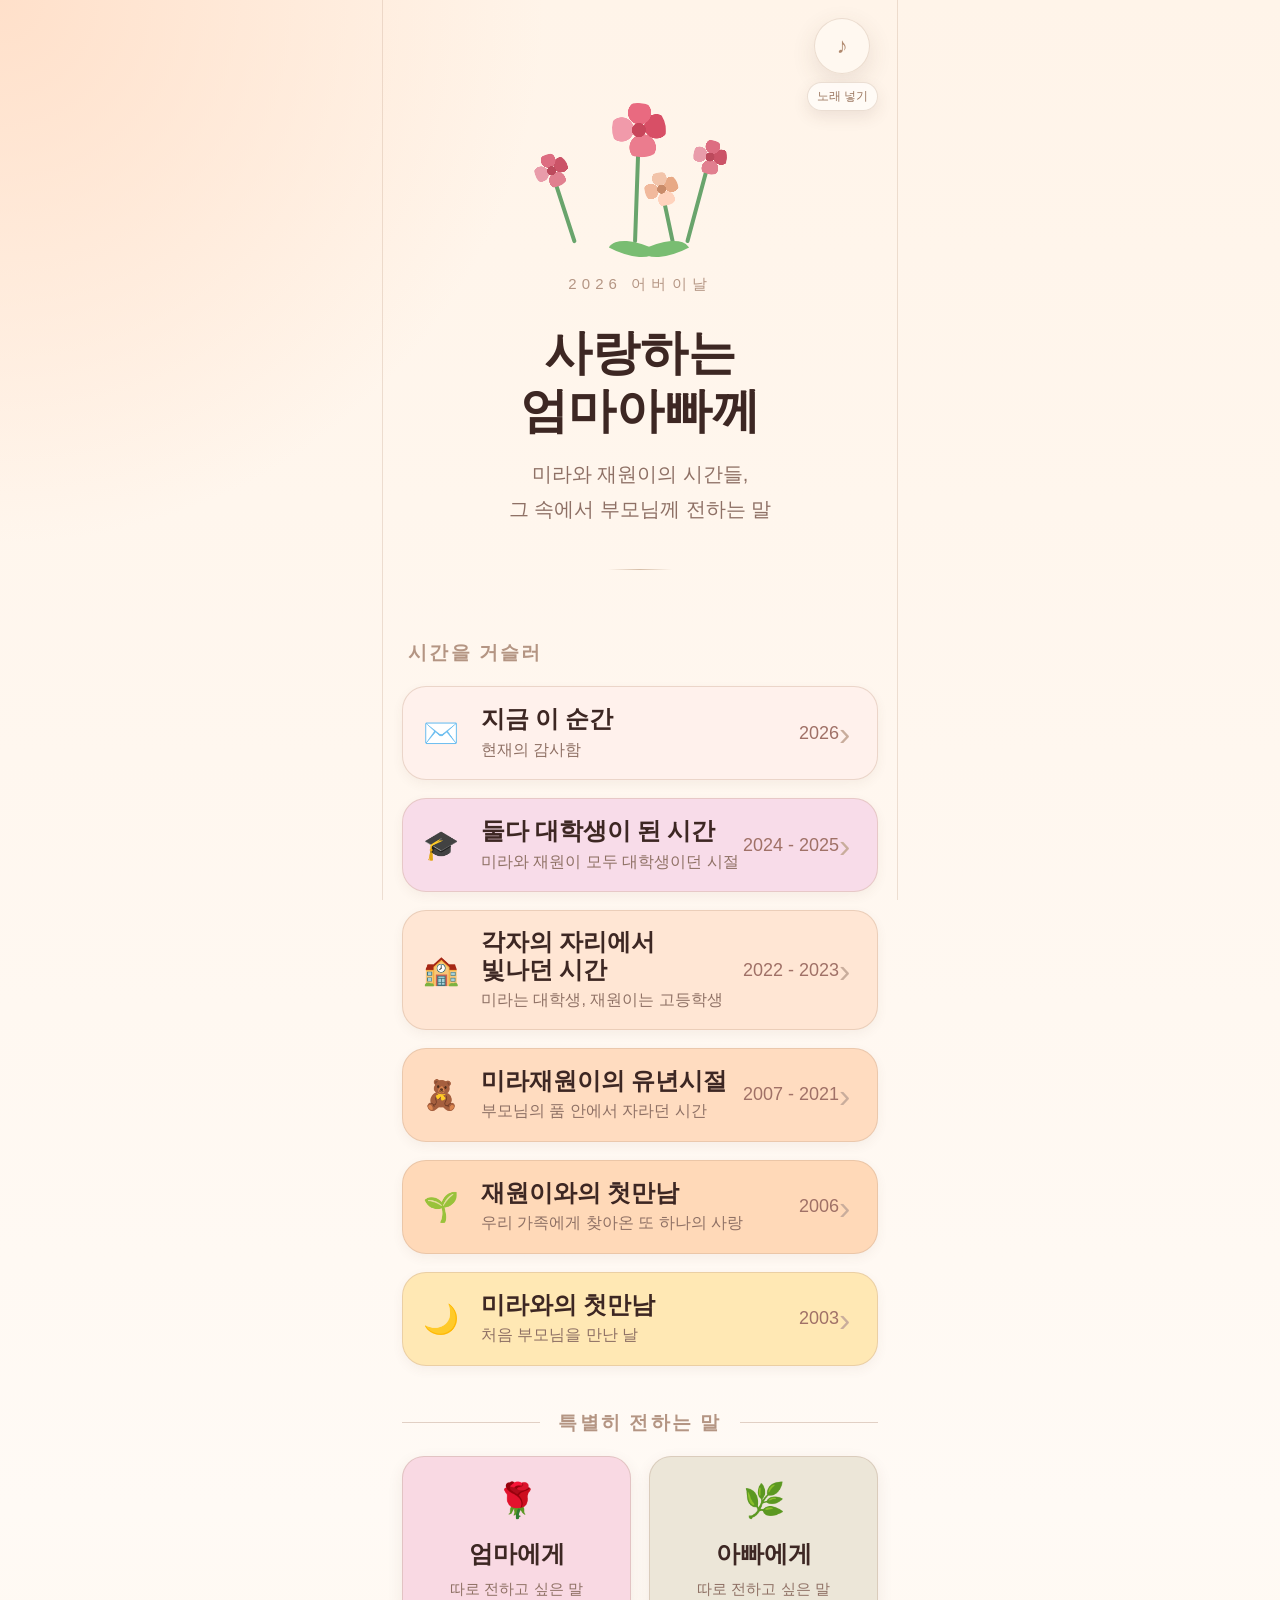
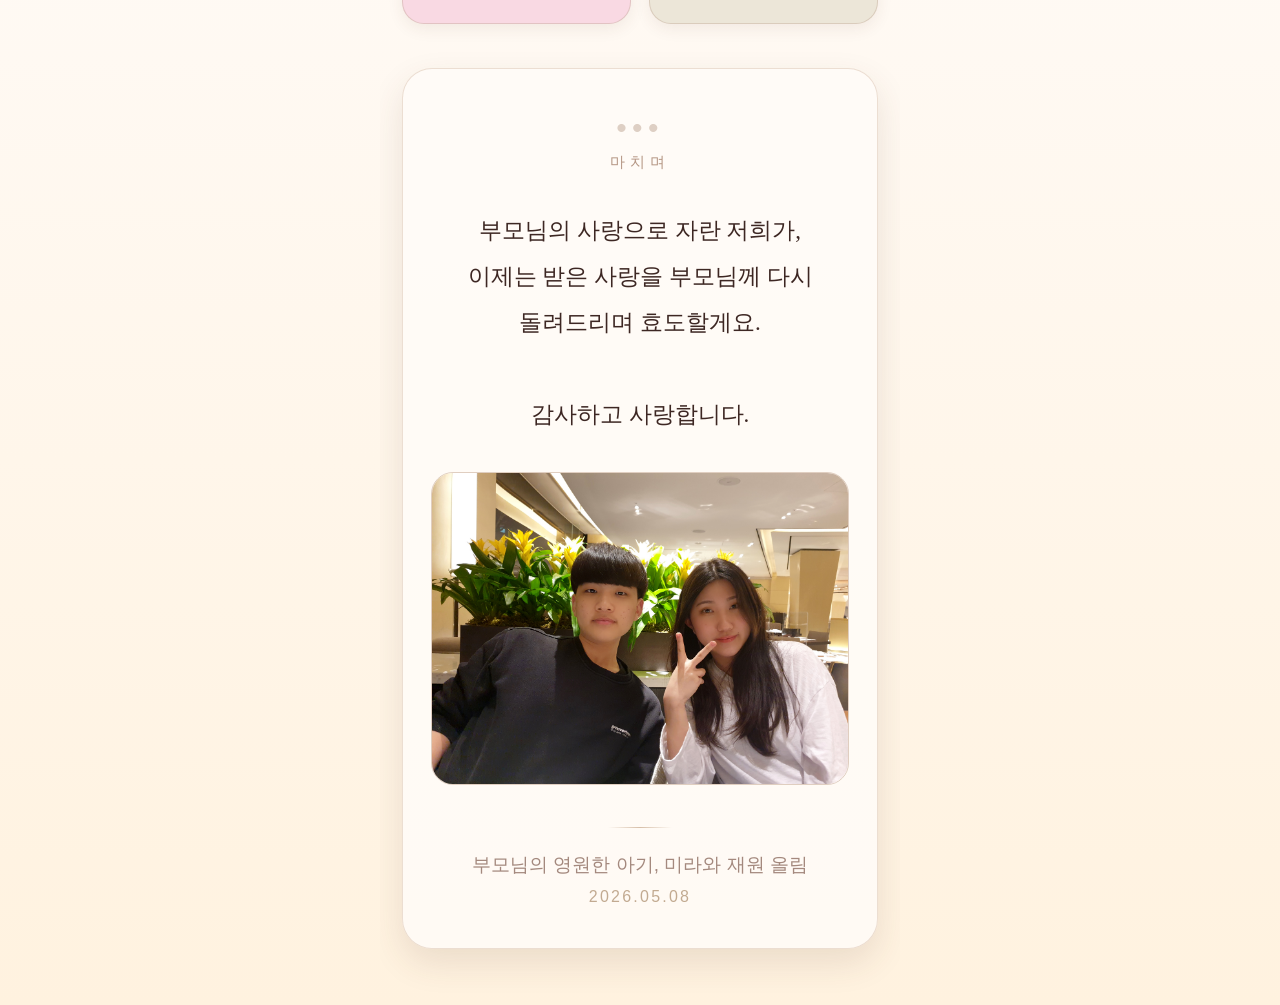
<file: index.html>
<!doctype html>
<html lang="ko">
  <head>
    <meta charset="utf-8">
    <meta name="viewport" content="width=device-width, initial-scale=1">
    <title>2026 어버이날</title>
    <link rel="stylesheet" href="style.css">
  </head>
  <body data-page="parents">
    <main class="phone-shell">
      <div class="music-control">
        <button class="sound-button" type="button" aria-label="음악 재생">♪</button>
        <label class="music-upload">
          <input type="file" accept="audio/*" id="musicInput">
          노래 넣기
        </label>
        <audio id="backgroundMusic" loop></audio>
      </div>

      <section class="hero">
        <div class="flower-field" aria-hidden="true">
          <span class="stem stem-one"><i></i></span>
          <span class="stem stem-two"><i></i></span>
          <span class="stem stem-three"><i></i></span>
          <span class="stem stem-four"><i></i></span>
          <span class="leaf leaf-left"></span>
          <span class="leaf leaf-right"></span>
        </div>
        <p class="eyebrow">2026 어버이날</p>
        <h1>사랑하는<br>엄마아빠께</h1>
        <p class="lead">미라와 재원이의 시간들,<br>그 속에서 부모님께 전하는 말</p>
        <span class="divider"></span>
      </section>

      <section class="section">
        <h2>시간을 거슬러</h2>
        <div class="timeline" id="timeline"></div>
      </section>

      <section class="section">
        <div class="section-title-row">
          <span></span>
          <h2>특별히 전하는 말</h2>
          <span></span>
        </div>
        <div class="message-grid">
          <button class="message-card mom" type="button" data-message="mom">
            <strong>🌹</strong>
            <span>엄마에게</span>
            <small>따로 전하고 싶은 말</small>
          </button>
          <button class="message-card dad" type="button" data-message="dad">
            <strong>🌿</strong>
            <span>아빠에게</span>
            <small>따로 전하고 싶은 말</small>
          </button>
        </div>
      </section>

      <section class="closing">
        <p class="dots">•••</p>
        <p class="eyebrow">마치며</p>
        <p class="closing-copy">
          부모님의 사랑으로 자란 저희가,<br>
          이제는 받은 사랑을 부모님께 다시<br>
          돌려드리며 효도할게요.<br><br>
          감사하고 사랑합니다.
        </p>
        <label class="portrait-upload">
          <input type="file" accept="image/*" data-final-photo>
          <img id="finalPhoto" alt="마지막에 들어갈 사진">
          <span>우리 사진 넣기</span>
        </label>
        <span class="mini-divider"></span>
        <p class="signature">부모님의 영원한 아기, 미라와 재원 올림</p>
        <p class="date">2026.05.08</p>
      </section>
    </main>

    <div class="modal" id="modal" hidden>
      <div class="modal-panel" role="dialog" aria-modal="true" aria-labelledby="modalTitle">
        <button class="modal-close" type="button" aria-label="닫기">×</button>
        <p class="modal-kicker" id="modalKicker"></p>
        <h3 id="modalTitle"></h3>
        <p id="modalBody"></p>
        <p class="photo-count" id="photoCount"></p>
        <div class="photo-grid" id="photoGrid"></div>
        <label class="add-photo" id="addPhotoLabel">
          <input type="file" accept="image/*" multiple id="photoInput">
          사진 여러 장 추가
          <small>한 번에 여러 장 선택할 수 있어요</small>
        </label>
      </div>
    </div>

    <script src="data.js"></script>
    <script src="script.js"></script>
  </body>
</html>
</file>
<file: style.css>
:root {
  --ink: #3d2723;
  --muted: #9f7f71;
  --line: #ead8ca;
  --cream: #fff7ef;
  --paper: #fffaf5;
  --rose: #f8dce5;
  --peach: #ffe4cf;
  --apricot: #ffd8b8;
  --honey: #ffe9b8;
  --butter: #fff1c9;
  --sage: #e9eadb;
  --shadow: 0 14px 34px rgba(93, 55, 39, 0.12);
}

* {
  box-sizing: border-box;
}

body {
  margin: 0;
  min-height: 100vh;
  background:
    radial-gradient(circle at top left, rgba(255, 222, 199, 0.9), transparent 34rem),
    linear-gradient(180deg, #fff4e9 0%, #fffaf5 58%, #fff2df 100%);
  color: var(--ink);
  font-family: "Malgun Gothic", "Apple SD Gothic Neo", "Noto Sans KR", sans-serif;
  letter-spacing: 0;
}

button,
a,
label {
  -webkit-tap-highlight-color: transparent;
}

.phone-shell {
  position: relative;
  width: min(100%, 520px);
  min-height: 100vh;
  margin: 0 auto;
  padding: 26px 22px 56px;
  overflow: hidden;
}

.phone-shell::before,
.phone-shell::after {
  content: "";
  position: fixed;
  top: 0;
  bottom: 0;
  width: 1px;
  background: rgba(207, 178, 157, 0.38);
}

.phone-shell::before {
  left: max(20px, calc(50% - 258px));
}

.phone-shell::after {
  right: max(20px, calc(50% - 258px));
}

.music-control {
  position: fixed;
  top: 18px;
  right: max(18px, calc(50% - 238px));
  z-index: 5;
  display: grid;
  justify-items: center;
  gap: 8px;
}

.sound-button {
  width: 56px;
  height: 56px;
  border: 1px solid rgba(198, 168, 147, 0.35);
  border-radius: 999px;
  background: rgba(255, 252, 248, 0.82);
  color: #b18a6f;
  font-size: 22px;
  box-shadow: 0 8px 24px rgba(91, 63, 48, 0.12);
  backdrop-filter: blur(8px);
}

.sound-button.has-music {
  background: rgba(255, 248, 241, 0.94);
}

.music-upload {
  position: relative;
  display: grid;
  place-items: center;
  min-width: 70px;
  min-height: 28px;
  padding: 5px 9px;
  border: 1px solid rgba(198, 168, 147, 0.35);
  border-radius: 999px;
  background: rgba(255, 252, 248, 0.86);
  color: #9b765f;
  font-size: 12px;
  box-shadow: 0 6px 16px rgba(91, 63, 48, 0.1);
  backdrop-filter: blur(8px);
  cursor: pointer;
}

.music-upload input {
  position: absolute;
  inline-size: 1px;
  block-size: 1px;
  opacity: 0;
  pointer-events: none;
}

.hero {
  min-height: 475px;
  display: grid;
  align-content: center;
  justify-items: center;
  text-align: center;
  padding: 72px 8px 42px;
}

.flower-field {
  position: relative;
  width: 190px;
  height: 165px;
  margin-bottom: 12px;
}

.stem {
  position: absolute;
  bottom: 20px;
  width: 4px;
  height: 95px;
  border-radius: 999px;
  background: #69a46c;
  transform-origin: bottom;
}

.stem i {
  position: absolute;
  left: 50%;
  top: -18px;
  width: 42px;
  height: 42px;
  transform: translateX(-50%);
  border-radius: 48% 52% 45% 55%;
  background:
    radial-gradient(circle at 50% 50%, #c8465b 0 18%, transparent 19%),
    radial-gradient(circle at 50% 18%, #e96a80 0 22%, transparent 23%),
    radial-gradient(circle at 82% 42%, #d84f66 0 22%, transparent 23%),
    radial-gradient(circle at 58% 82%, #eb7c8e 0 24%, transparent 25%),
    radial-gradient(circle at 18% 50%, #f19aaa 0 23%, transparent 24%);
}

.stem-one {
  left: 28px;
  height: 75px;
  transform: rotate(-18deg);
}

.stem-one i,
.stem-three i {
  width: 34px;
  height: 34px;
  filter: saturate(0.88);
}

.stem-two {
  left: 88px;
  height: 122px;
  transform: rotate(2deg);
}

.stem-two i {
  width: 54px;
  height: 54px;
}

.stem-three {
  left: 140px;
  height: 88px;
  transform: rotate(15deg);
}

.stem-four {
  left: 126px;
  height: 54px;
  transform: rotate(-12deg);
}

.stem-four i {
  width: 34px;
  height: 34px;
  background:
    radial-gradient(circle at 50% 50%, #c98b69 0 18%, transparent 19%),
    radial-gradient(circle at 50% 18%, #f2c4aa 0 22%, transparent 23%),
    radial-gradient(circle at 82% 42%, #e8a985 0 22%, transparent 23%),
    radial-gradient(circle at 58% 82%, #ffd3bd 0 24%, transparent 25%),
    radial-gradient(circle at 18% 50%, #f1b99c 0 23%, transparent 24%);
}

.leaf {
  position: absolute;
  bottom: 4px;
  width: 44px;
  height: 20px;
  background: #79bd72;
  border-radius: 100% 0;
}

.leaf-left {
  left: 66px;
  transform: rotate(28deg);
}

.leaf-right {
  left: 98px;
  transform: scaleX(-1) rotate(28deg);
}

.eyebrow {
  margin: 0;
  color: #b49583;
  font-size: 15px;
  letter-spacing: 0.34em;
}

h1,
h2,
h3,
.timeline-title,
.message-card span {
  font-family: Georgia, "Times New Roman", "Batang", serif;
  font-weight: 600;
}

h1 {
  margin: 30px 0 18px;
  font-size: clamp(34px, 9vw, 48px);
  line-height: 1.2;
}

.lead {
  margin: 0;
  color: #8e7065;
  font-size: 20px;
  line-height: 1.75;
}

.divider,
.mini-divider {
  display: block;
  width: 64px;
  height: 1px;
  margin: 42px auto 0;
  background: linear-gradient(90deg, transparent, #d6bea8, transparent);
}

.section {
  margin-top: 28px;
}

.section h2 {
  margin: 0 0 20px 6px;
  color: #b49583;
  font-size: 19px;
  letter-spacing: 0.12em;
}

.timeline {
  display: grid;
  gap: 18px;
}

.time-card {
  display: grid;
  grid-template-columns: 58px 1fr auto 20px;
  align-items: center;
  width: 100%;
  min-height: 94px;
  padding: 18px 18px 18px 20px;
  border: 1px solid rgba(199, 160, 135, 0.35);
  border-radius: 24px;
  background: var(--card-bg);
  color: inherit;
  text-align: left;
  box-shadow: 0 4px 12px rgba(102, 74, 54, 0.06);
  cursor: pointer;
}

.time-card:active,
.message-card:active {
  transform: translateY(1px);
}

.time-icon {
  font-size: 29px;
}

.timeline-title {
  display: block;
  font-size: 24px;
  line-height: 1.15;
}

.timeline-subtitle {
  display: block;
  margin-top: 5px;
  color: #8f7165;
  font-size: 16px;
  line-height: 1.35;
}

.timeline-period {
  color: #a07167;
  font-size: 18px;
  white-space: nowrap;
}

.chevron {
  color: #c9ad9c;
  font-size: 34px;
  line-height: 1;
}

.section-title-row {
  display: grid;
  grid-template-columns: 1fr auto 1fr;
  align-items: center;
  gap: 18px;
  margin: 44px 0 20px;
}

.section-title-row span {
  height: 1px;
  background: rgba(207, 183, 168, 0.62);
}

.section-title-row h2 {
  margin: 0;
}

.message-grid {
  display: grid;
  grid-template-columns: 1fr 1fr;
  gap: 18px;
}

.message-card {
  min-height: 168px;
  border: 1px solid rgba(182, 152, 132, 0.34);
  border-radius: 22px;
  color: var(--ink);
  box-shadow: 0 5px 16px rgba(93, 55, 39, 0.08);
  cursor: pointer;
}

.message-card strong,
.message-card span,
.message-card small {
  display: block;
}

.message-card strong {
  margin-bottom: 18px;
  font-size: 34px;
}

.message-card span {
  font-size: 24px;
}

.message-card small {
  margin-top: 10px;
  color: #8f7165;
  font-size: 15px;
}

.mom {
  background: #f9d9e3;
}

.dad {
  background: #ece6d8;
}

.closing,
.letter-card,
.memory-strip {
  margin-top: 44px;
  padding: 42px 28px;
  border: 1px solid rgba(222, 200, 183, 0.58);
  border-radius: 30px;
  background: rgba(255, 252, 248, 0.84);
  text-align: center;
  box-shadow: var(--shadow);
}

.dots {
  margin: 0 0 8px;
  color: #decfc4;
  font-size: 30px;
  letter-spacing: 0.18em;
}

.closing-copy,
.letter-card p {
  margin: 36px 0 0;
  font-family: Georgia, "Times New Roman", "Batang", serif;
  font-size: 23px;
  line-height: 2;
}

.portrait-upload,
.wide-upload {
  position: relative;
  display: block;
  margin-top: 34px;
  border-radius: 22px;
  overflow: hidden;
  background: #efe9e3;
  border: 1px solid #e0cec0;
  cursor: pointer;
}

.portrait-upload {
  aspect-ratio: 4 / 3;
}

.wide-upload {
  aspect-ratio: 16 / 10;
}

.portrait-upload input,
.wide-upload input,
.add-photo input {
  position: absolute;
  inline-size: 1px;
  block-size: 1px;
  opacity: 0;
  pointer-events: none;
}

.portrait-upload img,
.wide-upload img {
  width: 100%;
  height: 100%;
  object-fit: cover;
  display: none;
}

.portrait-upload.has-image img,
.wide-upload.has-image img {
  display: block;
}

.portrait-upload span,
.wide-upload span {
  position: absolute;
  inset: 0;
  display: grid;
  place-items: center;
  color: #9c7d71;
  font-size: 18px;
}

.portrait-upload.has-image span,
.wide-upload.has-image span {
  opacity: 0;
}

.signature {
  margin: 24px 0 10px;
  color: #a4897e;
  font-size: 19px;
}

.date {
  margin: 0;
  color: #c2aa91;
  font-size: 16px;
  letter-spacing: 0.14em;
}

.modal {
  position: fixed;
  inset: 0;
  z-index: 20;
  display: grid;
  place-items: end center;
  padding: 22px;
  background: rgba(57, 38, 32, 0.35);
}

.modal[hidden] {
  display: none;
}

.modal-panel {
  position: relative;
  width: min(100%, 480px);
  max-height: min(86vh, 780px);
  overflow: auto;
  padding: 34px 26px 28px;
  border-radius: 28px;
  background: var(--paper);
  box-shadow: 0 22px 60px rgba(55, 29, 24, 0.28);
}

.modal-close {
  position: absolute;
  top: 16px;
  right: 16px;
  width: 38px;
  height: 38px;
  border: 0;
  border-radius: 999px;
  background: #f5e8df;
  color: #8c685b;
  font-size: 28px;
}

.modal-kicker {
  margin: 0 0 10px;
  color: #aa8979;
  letter-spacing: 0.16em;
}

.modal h3 {
  margin: 0;
  font-size: 30px;
  white-space: pre-line;
}

.modal p {
  color: #72594f;
  line-height: 1.8;
}

.photo-count {
  margin: 18px 0 0;
  color: #a68475;
  font-size: 15px;
}

.photo-grid {
  display: grid;
  grid-template-columns: repeat(2, 1fr);
  gap: 12px;
  margin-top: 20px;
}

.photo-grid figure {
  position: relative;
  margin: 0;
}

.photo-grid img {
  width: 100%;
  aspect-ratio: 1;
  object-fit: cover;
  border-radius: 18px;
  border: 1px solid #e7d4c5;
}

.delete-photo {
  display: grid;
  place-items: center;
  width: 30px;
  height: 30px;
  border: 1px solid rgba(255, 246, 239, 0.72);
  border-radius: 999px;
  background: rgba(93, 35, 40, 0.84);
  color: #fff8f2;
  font-size: 21px;
  line-height: 1;
  box-shadow: 0 6px 16px rgba(60, 32, 26, 0.18);
  cursor: pointer;
}

.photo-actions {
  position: absolute;
  top: 8px;
  right: 8px;
  display: flex;
  gap: 6px;
}

.move-photo {
  display: grid;
  place-items: center;
  width: 30px;
  height: 30px;
  border: 1px solid rgba(255, 246, 239, 0.72);
  border-radius: 999px;
  background: rgba(255, 250, 245, 0.9);
  color: #7e594d;
  font-size: 22px;
  line-height: 1;
  box-shadow: 0 6px 16px rgba(60, 32, 26, 0.18);
  cursor: pointer;
}

.move-photo:disabled {
  opacity: 0.42;
  cursor: default;
}

.static-photo-badge {
  position: absolute;
  right: 8px;
  bottom: 8px;
  padding: 5px 8px;
  border-radius: 999px;
  background: rgba(255, 250, 245, 0.86);
  color: #8d6c60;
  font-size: 12px;
  box-shadow: 0 4px 12px rgba(60, 32, 26, 0.1);
}

.empty-photos {
  grid-column: 1 / -1;
  display: grid;
  gap: 8px;
  place-items: center;
  min-height: 150px;
  border: 1px dashed #dac0ae;
  border-radius: 18px;
  background: #fff6ee;
  color: #9a7668;
  text-align: center;
}

.empty-photos strong {
  color: #6b4a40;
  font-family: Georgia, "Times New Roman", "Batang", serif;
  font-size: 21px;
}

.empty-photos span {
  font-size: 15px;
}

.add-photo {
  display: grid;
  place-items: center;
  gap: 4px;
  min-height: 58px;
  margin-top: 18px;
  border: 1px dashed #caa997;
  border-radius: 18px;
  color: #8c6558;
  background: #fff4ec;
  font-size: 17px;
  cursor: pointer;
}

.add-photo small {
  color: #a9897b;
  font-size: 13px;
}

@media (max-width: 430px) {
  .phone-shell {
    padding-inline: 18px;
  }

  .hero {
    min-height: 445px;
  }

  .time-card {
    grid-template-columns: 46px 1fr;
    gap: 2px 10px;
    padding: 17px 14px;
  }

  .timeline-period {
    grid-column: 2;
    font-size: 16px;
  }

  .chevron {
    display: none;
  }

  .message-grid {
    gap: 12px;
  }

  .message-card {
    min-height: 150px;
  }

  .closing {
    padding-inline: 22px;
  }

  .closing-copy {
    font-size: 20px;
  }
}
</file>
